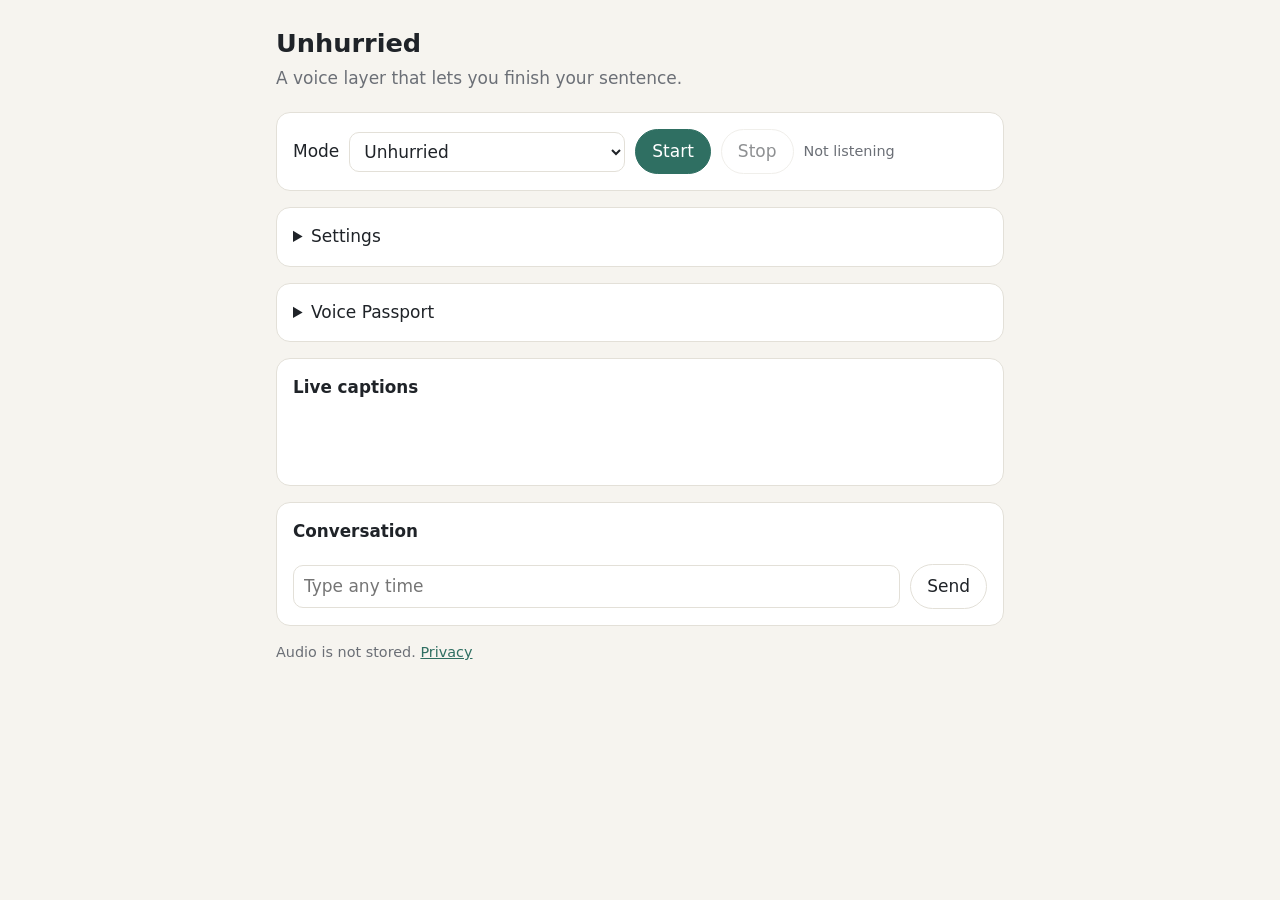
<file: web/index.html>
<!doctype html>
<html lang="en">
<head>
  <meta charset="utf-8">
  <meta name="viewport" content="width=device-width, initial-scale=1">
  <title>Unhurried</title>
  <link rel="stylesheet" href="/web/style.css">
</head>
<body>
<main>
  <h1>Unhurried</h1>
  <p class="sub">A voice layer that lets you finish your sentence.</p>

  <section class="card">
    <div class="row">
      <label for="mode">Mode</label>
      <select id="mode">
        <option value="unhurried">Unhurried</option>
        <option value="baseline">Baseline (normal voice bot)</option>
      </select>
      <button id="start" class="primary">Start</button>
      <button id="stop" disabled>Stop</button>
      <span id="status" class="status">Not listening</span>
    </div>
  </section>

  <details class="card">
    <summary>Settings</summary>
    <p class="row" style="margin-top:12px">
      <label for="words">Words to listen for</label>
      <input id="words" type="text" placeholder="names, places, comma separated">
    </p>
    <p class="muted">These words are sent to the speech service during a session to help it hear them.</p>
  </details>

  <details class="card" id="passport">
    <summary>Voice Passport</summary>
    <p class="muted">Your personal settings, encrypted in this browser with your passphrase.
      The server only stores the locked file and cannot read it. No audio, no scores.</p>
    <p id="pp-status" class="status"></p>
    <div class="row">
      <input id="pp-pass" type="password" placeholder="Passphrase" aria-label="Passphrase" autocomplete="current-password">
      <button id="pp-unlock" class="primary">Unlock</button>
      <button id="pp-lock">Lock</button>
    </div>
    <div class="row" style="margin-top:10px">
      <input id="pp-words" type="text" placeholder="My words: names, places" aria-label="My words">
      <button id="pp-save-words">Save words</button>
    </div>
    <div class="row" style="margin-top:10px">
      <label><input id="pp-show-cue" type="checkbox"> Show "Take your time"</label>
    </div>
    <div class="row" style="margin-top:10px">
      <button id="pp-export">Export</button>
      <label class="muted">Import <input id="pp-import" type="file" accept="application/json"></label>
      <button id="pp-delete">Delete everything</button>
    </div>
    <p id="pp-msg" class="muted" role="status"></p>
  </details>

  <section class="card">
    <h2>Live captions</h2>
    <div id="captions" class="captions"><span class="committed"></span> <span class="live"></span></div>
    <div id="cue" class="cue" role="status" aria-live="polite"><span class="dot"></span>Take your time</div>
  </section>

  <section id="confirm" class="card confirm" role="alertdialog" aria-live="assertive">
    <p id="confirm-text"></p>
    <div class="row">
      <button id="confirm-yes" class="primary">Yes</button>
      <button id="confirm-change">Change</button>
    </div>
  </section>

  <section class="card">
    <h2>Conversation</h2>
    <div id="chat" class="chat"></div>
    <div class="row" style="margin-top:12px">
      <input id="typed" type="text" placeholder="Type any time" aria-label="Type a message">
      <button id="send-typed">Send</button>
    </div>
  </section>

  <section id="suggestions" class="card" hidden>
    <h2>Suggestions for your settings</h2>
    <p class="muted">Based on this session. Nothing changes unless you approve it.</p>
    <div class="list"></div>
  </section>

  <p class="muted">Audio is not stored. <a href="/web/privacy.html">Privacy</a></p>
</main>
<script type="module" src="/web/app.js"></script>
<script type="module" src="/web/passport.js"></script>
</body>
</html>
</file>
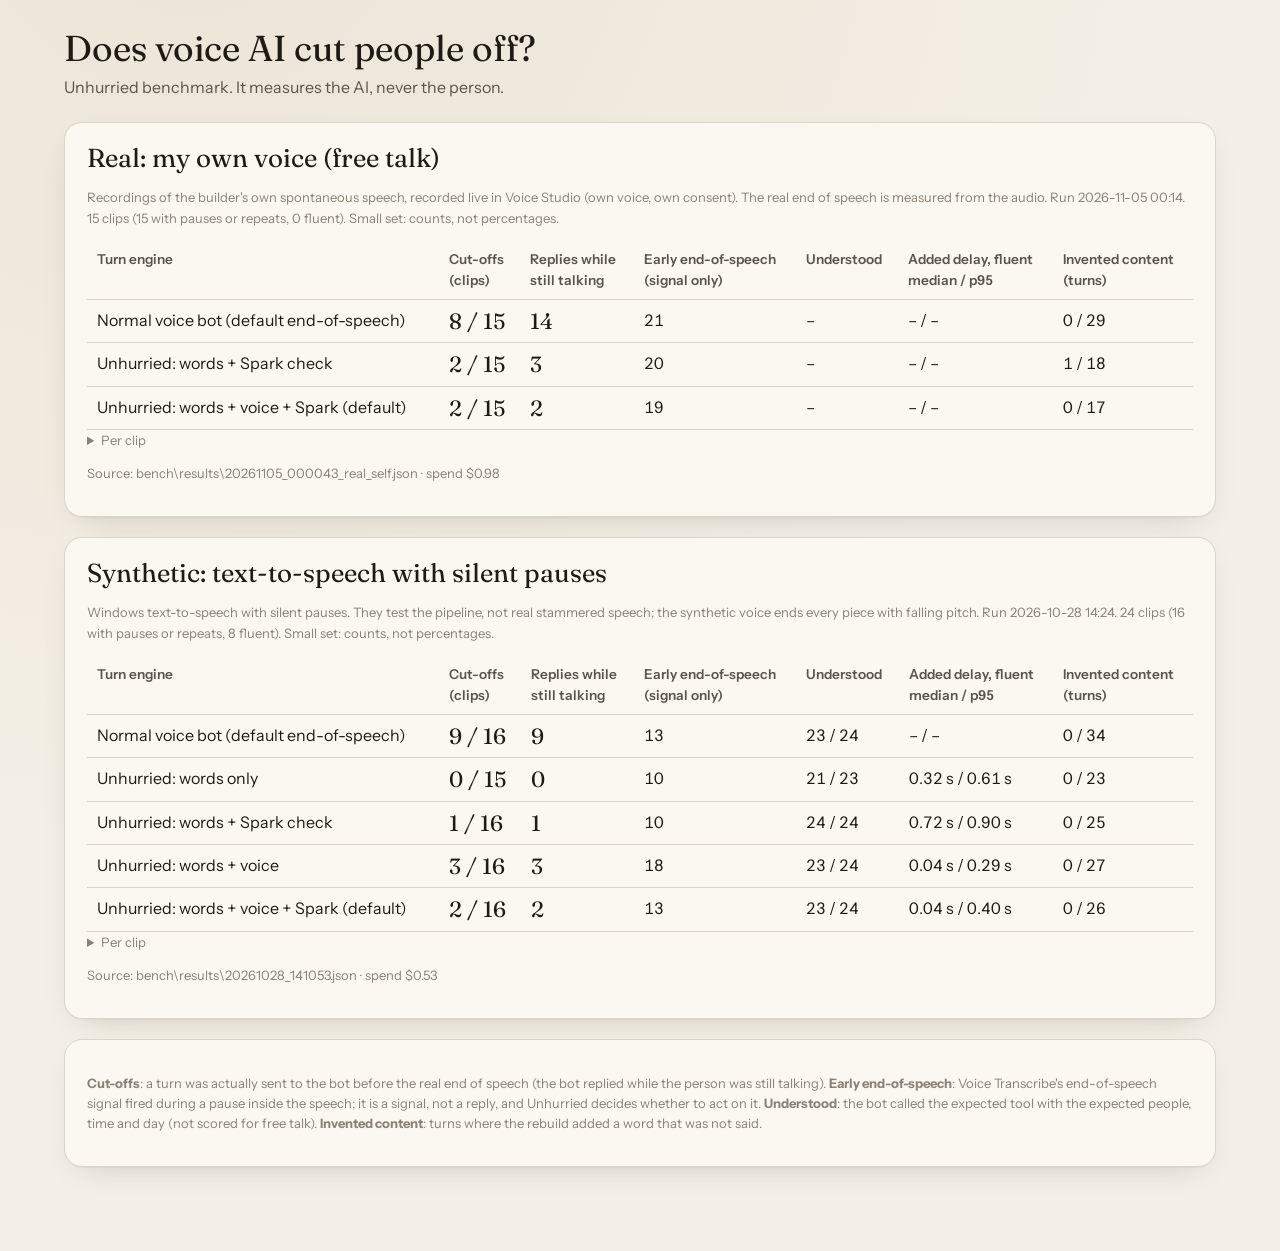
<file: bench/results.html>
<!doctype html><html lang="en"><head><meta charset="utf-8">
<meta name="viewport" content="width=device-width, initial-scale=1">
<title>Unhurried Results</title>
<link href="https://fonts.googleapis.com/css2?family=Fraunces:opsz,wght@9..144,400&family=Instrument+Sans:wght@400;600&display=swap" rel="stylesheet">
<style>
:root{--bg:#f4efe6;--card:#fbf8f2;--ink:#1e1b16;--muted:#5b544a;--line:#ddd4c3;--good:#4f6e4b;--bad:#b8532c}
@media (prefers-color-scheme:dark){:root{--bg:#16130f;--card:#211d17;--ink:#efe7da;--muted:#b9ae9d;--line:#383128;--good:#93b38d;--bad:#e07c55}}
body{margin:0;background:var(--bg);color:var(--ink);font:17px/1.55 "Instrument Sans","Segoe UI",system-ui,sans-serif}
main{max-width:1200px;margin:0 auto;padding:28px 24px 64px}
h1{font:400 36px/1.15 Fraunces,Georgia,serif;margin:0 0 6px}h2{font:400 26px/1.2 Fraunces,Georgia,serif;margin:0 0 10px}
.sub{color:var(--muted);margin:0 0 22px}
.card{background:var(--card);border:1px solid var(--line);border-radius:16px;padding:20px 22px;margin-bottom:20px;overflow-x:auto}
table{border-collapse:collapse;width:100%;font-variant-numeric:tabular-nums}
th,td{text-align:left;padding:8px 10px;border-bottom:1px solid var(--line);vertical-align:top}
th{font-weight:600;color:var(--muted);font-size:.85rem}
td.big{font:400 22px/1.2 Fraunces,Georgia,serif}
.cut{color:var(--bad);font-weight:600}.ok{color:var(--good)}.muted{color:var(--muted);font-size:.9rem}
body.demo{font-size:20px}body.demo h1{font-size:44px}body.demo .muted.src{display:none}
</style>
<link rel="stylesheet" href="/web/studio.css"></head>
<body data-demo-badge="Results file" data-demo-start="Benchmark · same audio through every setup · numbers from bench/results/">
<script type="module" src="/web/demo-mode.js"></script><main>
<script>if (new URLSearchParams(location.search).get("demo") === "1") document.body.classList.add("demo");</script>
<h1>Does voice AI cut people off?</h1>
<p class="sub">Unhurried benchmark. It measures the AI, never the person.</p>
<section class="card"><h2>Real: my own voice (free talk)</h2>
<p class=muted>Recordings of the builder's own spontaneous speech, recorded live in Voice Studio (own voice, own consent). The real end of speech is measured from the audio. Run 2026-11-05 00:14. 15 clips
(15 with pauses or repeats, 0 fluent). Small set: counts, not percentages.</p>
<table><tr><th>Turn engine</th><th>Cut-offs<br>(clips)</th><th>Replies while<br>still talking</th><th>Early end-of-speech<br>(signal only)</th><th>Understood</th><th>Added delay, fluent<br>median / p95</th><th>Invented content<br>(turns)</th></tr><tr><td>Normal voice bot (default end-of-speech)</td><td class=big>8 / 15</td><td class=big>14</td><td>21</td><td>–</td><td>– / –</td><td>0 / 29</td></tr><tr><td>Unhurried: words + Spark check</td><td class=big>2 / 15</td><td class=big>3</td><td>20</td><td>–</td><td>– / –</td><td>1 / 18</td></tr><tr><td>Unhurried: words + voice + Spark (default)</td><td class=big>2 / 15</td><td class=big>2</td><td>19</td><td>–</td><td>– / –</td><td>0 / 17</td></tr></table>
<details><summary class=muted>Per clip</summary><table><tr><th>Clip</th><th>Kind</th><th>Normal voice bot (default end-of-speech)</th><th>Unhurried: words + Spark check</th><th>Unhurried: words + voice + Spark (default)</th></tr><tr><td>talk_01</td><td>talk</td><td><span class=cut>1 early</span> · 2 turn(s) · end delay 0.22 s</td><td><span class=ok>waited</span> · 1 turn(s) · end delay 0.78 s</td><td><span class=ok>waited</span> · 1 turn(s) · end delay 0.06 s</td></tr><tr><td>talk_02</td><td>talk</td><td><span class=ok>waited</span> · 1 turn(s) · end delay 1.04 s</td><td><span class=ok>waited</span> · 1 turn(s) · end delay 6.00 s</td><td><span class=ok>waited</span> · 1 turn(s) · end delay 6.00 s</td></tr><tr><td>talk_03</td><td>talk</td><td><span class=cut>1 early</span> · 2 turn(s) · end delay 0.70 s</td><td><span class=ok>waited</span> · 1 turn(s) · end delay 1.42 s</td><td><span class=ok>waited</span> · 1 turn(s) · end delay 1.58 s</td></tr><tr><td>talk_04</td><td>talk</td><td><span class=ok>waited</span> · 1 turn(s) · end delay 0.98 s</td><td><span class=ok>waited</span> · 1 turn(s) · end delay 1.54 s</td><td><span class=ok>waited</span> · 1 turn(s) · end delay 1.54 s</td></tr><tr><td>talk_05</td><td>talk</td><td><span class=cut>2 early</span> · 3 turn(s) · end delay 0.54 s</td><td><span class=ok>waited</span> · 1 turn(s) · end delay 1.34 s</td><td><span class=cut>1 early</span> · 2 turn(s) · end delay 0.70 s</td></tr><tr><td>talk_06</td><td>talk</td><td><span class=ok>waited</span> · 1 turn(s) · end delay 0.50 s</td><td><span class=ok>waited</span> · 1 turn(s) · end delay 1.22 s</td><td><span class=ok>waited</span> · 1 turn(s) · end delay 0.50 s</td></tr><tr><td>talk_07</td><td>talk</td><td><span class=cut>1 early</span> · 2 turn(s) · end delay -0.04 s</td><td><span class=ok>waited</span> · 1 turn(s) · end delay 0.68 s</td><td><span class=ok>waited</span> · 1 turn(s) · end delay 0.12 s</td></tr><tr><td>talk_08</td><td>talk</td><td><span class=ok>waited</span> · 1 turn(s) · end delay 0.46 s</td><td><span class=ok>waited</span> · 1 turn(s) · end delay 0.94 s</td><td><span class=ok>waited</span> · 1 turn(s) · end delay 0.22 s</td></tr><tr><td>talk_09</td><td>talk</td><td><span class=cut>1 early</span> · 2 turn(s) · end delay 2.32 s</td><td><span class=ok>waited</span> · 1 turn(s) · end delay 2.88 s</td><td><span class=ok>waited</span> · 1 turn(s) · end delay 0.72 s</td></tr><tr><td>talk_10</td><td>talk</td><td><span class=cut>2 early</span> · 3 turn(s) · end delay 0.58 s</td><td><span class=ok>waited</span> · 1 turn(s) · end delay 1.30 s</td><td><span class=ok>waited</span> · 1 turn(s) · end delay 1.22 s</td></tr><tr><td>talk_11</td><td>talk</td><td><span class=ok>waited</span> · 1 turn(s) · end delay 0.56 s</td><td><span class=ok>waited</span> · 1 turn(s) · end delay 1.44 s</td><td><span class=ok>waited</span> · 1 turn(s) · end delay 6.00 s</td></tr><tr><td>talk_12</td><td>talk</td><td><span class=cut>3 early</span> · 4 turn(s) · end delay 0.46 s</td><td><span class=cut>2 early</span> · 3 turn(s) · end delay 1.26 s</td><td><span class=cut>1 early</span> · 2 turn(s) · end delay 1.34 s</td></tr><tr><td>talk_13</td><td>talk</td><td><span class=cut>3 early</span> · 4 turn(s) · end delay 0.56 s</td><td><span class=cut>1 early</span> · 2 turn(s) · end delay 1.28 s</td><td><span class=ok>waited</span> · 1 turn(s) · end delay 1.52 s</td></tr><tr><td>talk_14</td><td>talk</td><td><span class=ok>waited</span> · 1 turn(s) · end delay 0.32 s</td><td><span class=ok>waited</span> · 1 turn(s) · end delay 1.04 s</td><td><span class=ok>waited</span> · 1 turn(s) · end delay 6.00 s</td></tr><tr><td>talk_15</td><td>talk</td><td><span class=ok>waited</span> · 1 turn(s) · end delay 0.72 s</td><td><span class=ok>waited</span> · 1 turn(s) · end delay 1.44 s</td><td><span class=ok>waited</span> · 1 turn(s) · end delay 6.08 s</td></tr></table></details>
<p class="muted src">Source: bench\results\20261105_000043_real_self.json · spend $0.98</p></section><section class="card"><h2>Synthetic: text-to-speech with silent pauses</h2>
<p class=muted>Windows text-to-speech with silent pauses. They test the pipeline, not real stammered speech; the synthetic voice ends every piece with falling pitch. Run 2026-10-28 14:24. 24 clips
(16 with pauses or repeats, 8 fluent). Small set: counts, not percentages.</p>
<table><tr><th>Turn engine</th><th>Cut-offs<br>(clips)</th><th>Replies while<br>still talking</th><th>Early end-of-speech<br>(signal only)</th><th>Understood</th><th>Added delay, fluent<br>median / p95</th><th>Invented content<br>(turns)</th></tr><tr><td>Normal voice bot (default end-of-speech)</td><td class=big>9 / 16</td><td class=big>9</td><td>13</td><td>23 / 24</td><td>– / –</td><td>0 / 34</td></tr><tr><td>Unhurried: words only</td><td class=big>0 / 15</td><td class=big>0</td><td>10</td><td>21 / 23</td><td>0.32 s / 0.61 s</td><td>0 / 23</td></tr><tr><td>Unhurried: words + Spark check</td><td class=big>1 / 16</td><td class=big>1</td><td>10</td><td>24 / 24</td><td>0.72 s / 0.90 s</td><td>0 / 25</td></tr><tr><td>Unhurried: words + voice</td><td class=big>3 / 16</td><td class=big>3</td><td>18</td><td>23 / 24</td><td>0.04 s / 0.29 s</td><td>0 / 27</td></tr><tr><td>Unhurried: words + voice + Spark (default)</td><td class=big>2 / 16</td><td class=big>2</td><td>13</td><td>23 / 24</td><td>0.04 s / 0.40 s</td><td>0 / 26</td></tr></table>
<details><summary class=muted>Per clip</summary><table><tr><th>Clip</th><th>Kind</th><th>Normal voice bot (default end-of-speech)</th><th>Unhurried: words only</th><th>Unhurried: words + Spark check</th><th>Unhurried: words + voice</th><th>Unhurried: words + voice + Spark (default)</th></tr><tr><td>syn_01</td><td>stammer</td><td><span class=ok>waited</span> · 1 turn(s) · end delay 0.90 s</td><td><span class=ok>waited</span> · 1 turn(s) · end delay 0.90 s</td><td><span class=ok>waited</span> · 1 turn(s) · end delay 1.38 s</td><td><span class=ok>waited</span> · 1 turn(s) · end delay 0.82 s</td><td><span class=ok>waited</span> · 1 turn(s) · end delay 0.50 s</td></tr><tr><td>syn_02</td><td>stammer</td><td><span class=cut>1 early</span> · 2 turn(s) · end delay 0.46 s</td><td><span class=ok>waited</span> · 1 turn(s) · end delay 1.10 s</td><td><span class=ok>waited</span> · 1 turn(s) · end delay 1.42 s</td><td><span class=ok>waited</span> · 1 turn(s) · end delay 0.54 s</td><td><span class=ok>waited</span> · 1 turn(s) · end delay 1.34 s</td></tr><tr><td>syn_03</td><td>stammer</td><td><span class=ok>waited</span> · 1 turn(s) · end delay 1.63 s</td><td><span class=ok>waited</span> · 1 turn(s) · end delay 1.79 s</td><td><span class=ok>waited</span> · 1 turn(s) · end delay 1.95 s</td><td><span class=ok>waited</span> · 1 turn(s) · end delay 1.07 s</td><td><span class=ok>waited</span> · 1 turn(s) · end delay 1.07 s</td></tr><tr><td>syn_04</td><td>stammer</td><td><span class=ok>waited</span> · 2 turn(s) · end delay 6.11 s</td><td><span class=ok>waited</span> · 1 turn(s) · end delay 7.07 s</td><td><span class=ok>waited</span> · 1 turn(s) · end delay 5.55 s</td><td><span class=ok>waited</span> · 1 turn(s) · end delay 1.31 s</td><td><span class=ok>waited</span> · 1 turn(s) · end delay 1.31 s</td></tr><tr><td>syn_05</td><td>stammer</td><td><span class=ok>waited</span> · 1 turn(s) · end delay 2.03 s</td><td><span class=ok>waited</span> · 1 turn(s) · end delay 1.79 s</td><td><span class=ok>waited</span> · 1 turn(s) · end delay 5.23 s</td><td><span class=ok>waited</span> · 1 turn(s) · end delay 1.55 s</td><td><span class=ok>waited</span> · 1 turn(s) · end delay 6.03 s</td></tr><tr><td>syn_06</td><td>stammer</td><td><span class=ok>waited</span> · 1 turn(s) · end delay 2.45 s</td><td><span class=ok>waited</span> · 1 turn(s) · end delay 1.73 s</td><td><span class=ok>waited</span> · 1 turn(s) · end delay 2.05 s</td><td><span class=cut>1 early</span> · 2 turn(s) · end delay 1.57 s</td><td><span class=cut>1 early</span> · 2 turn(s) · end delay 1.25 s</td></tr><tr><td>syn_07</td><td>stammer</td><td><span class=cut>1 early</span> · 2 turn(s) · end delay 1.24 s</td><td><span class=ok>waited</span> · 1 turn(s) · end delay 1.64 s</td><td><span class=ok>waited</span> · 1 turn(s) · end delay 2.12 s</td><td><span class=ok>waited</span> · 1 turn(s) · end delay 1.56 s</td><td><span class=ok>waited</span> · 1 turn(s) · end delay 1.32 s</td></tr><tr><td>syn_08</td><td>stammer</td><td><span class=cut>1 early</span> · 2 turn(s) · end delay 1.45 s</td><td><span class=ok>waited</span> · 1 turn(s) · end delay 1.37 s</td><td><span class=ok>waited</span> · 1 turn(s) · end delay 1.61 s</td><td><span class=cut>1 early</span> · 2 turn(s) · end delay 0.65 s</td><td><span class=ok>waited</span> · 1 turn(s) · end delay 0.65 s</td></tr><tr><td>syn_09</td><td>stammer</td><td><span class=cut>1 early</span> · 2 turn(s) · end delay 1.04 s</td><td class=muted>failed</td><td><span class=ok>waited</span> · 1 turn(s) · end delay 3.52 s</td><td><span class=ok>waited</span> · 1 turn(s) · end delay 2.16 s</td><td><span class=ok>waited</span> · 1 turn(s) · end delay 2.32 s</td></tr><tr><td>syn_10</td><td>stammer</td><td><span class=cut>1 early</span> · 2 turn(s) · end delay 0.76 s</td><td><span class=ok>waited</span> · 1 turn(s) · end delay 1.24 s</td><td><span class=ok>waited</span> · 1 turn(s) · end delay 1.56 s</td><td><span class=ok>waited</span> · 1 turn(s) · end delay 0.76 s</td><td><span class=ok>waited</span> · 1 turn(s) · end delay 0.68 s</td></tr><tr><td>syn_11</td><td>stammer</td><td><span class=cut>1 early</span> · 2 turn(s) · end delay 0.42 s</td><td><span class=ok>waited</span> · 1 turn(s) · end delay 1.30 s</td><td><span class=cut>1 early</span> · 2 turn(s) · end delay 1.62 s</td><td><span class=cut>1 early</span> · 2 turn(s) · end delay 0.50 s</td><td><span class=cut>1 early</span> · 2 turn(s) · end delay 0.58 s</td></tr><tr><td>syn_12</td><td>stammer</td><td><span class=ok>waited</span> · 1 turn(s) · end delay 0.78 s</td><td><span class=ok>waited</span> · 1 turn(s) · end delay 1.10 s</td><td><span class=ok>waited</span> · 1 turn(s) · end delay 1.42 s</td><td><span class=ok>waited</span> · 1 turn(s) · end delay 5.98 s</td><td><span class=ok>waited</span> · 1 turn(s) · end delay 5.98 s</td></tr><tr><td>syn_13</td><td>stammer</td><td><span class=cut>1 early</span> · 2 turn(s) · end delay 0.88 s</td><td><span class=ok>waited</span> · 1 turn(s) · end delay 1.20 s</td><td><span class=ok>waited</span> · 1 turn(s) · end delay 1.60 s</td><td><span class=ok>waited</span> · 1 turn(s) · end delay 0.72 s</td><td><span class=ok>waited</span> · 1 turn(s) · end delay 0.96 s</td></tr><tr><td>syn_14</td><td>stammer</td><td><span class=cut>1 early</span> · 2 turn(s) · end delay 1.05 s</td><td><span class=ok>waited</span> · 1 turn(s) · end delay 0.97 s</td><td><span class=ok>waited</span> · 1 turn(s) · end delay 1.61 s</td><td><span class=ok>waited</span> · 1 turn(s) · end delay 0.57 s</td><td><span class=ok>waited</span> · 1 turn(s) · end delay 0.89 s</td></tr><tr><td>syn_15</td><td>stammer</td><td><span class=ok>waited</span> · 1 turn(s) · end delay 3.84 s</td><td><span class=ok>waited</span> · 1 turn(s) · end delay 4.32 s</td><td><span class=ok>waited</span> · 1 turn(s) · end delay 3.84 s</td><td><span class=ok>waited</span> · 1 turn(s) · end delay 0.72 s</td><td><span class=ok>waited</span> · 1 turn(s) · end delay 0.88 s</td></tr><tr><td>syn_16</td><td>stammer</td><td><span class=cut>1 early</span> · 2 turn(s) · end delay 0.77 s</td><td><span class=ok>waited</span> · 1 turn(s) · end delay 1.01 s</td><td><span class=ok>waited</span> · 1 turn(s) · end delay 1.57 s</td><td><span class=ok>waited</span> · 1 turn(s) · end delay 0.61 s</td><td><span class=ok>waited</span> · 1 turn(s) · end delay 1.09 s</td></tr><tr><td>syn_17</td><td>fluent</td><td><span class=ok>waited</span> · 1 turn(s) · end delay 1.17 s</td><td><span class=ok>waited</span> · 1 turn(s) · end delay 1.25 s</td><td><span class=ok>waited</span> · 1 turn(s) · end delay 1.65 s</td><td><span class=ok>waited</span> · 1 turn(s) · end delay 1.09 s</td><td><span class=ok>waited</span> · 1 turn(s) · end delay 1.01 s</td></tr><tr><td>syn_18</td><td>fluent</td><td><span class=ok>waited</span> · 1 turn(s) · end delay 0.76 s</td><td><span class=ok>waited</span> · 1 turn(s) · end delay 1.16 s</td><td><span class=ok>waited</span> · 1 turn(s) · end delay 1.48 s</td><td><span class=ok>waited</span> · 1 turn(s) · end delay 0.68 s</td><td><span class=ok>waited</span> · 1 turn(s) · end delay 0.76 s</td></tr><tr><td>syn_19</td><td>fluent</td><td><span class=ok>waited</span> · 1 turn(s) · end delay 0.93 s</td><td><span class=ok>waited</span> · 1 turn(s) · end delay 1.25 s</td><td><span class=ok>waited</span> · 1 turn(s) · end delay 1.89 s</td><td><span class=ok>waited</span> · 1 turn(s) · end delay 1.01 s</td><td><span class=ok>waited</span> · 1 turn(s) · end delay 1.01 s</td></tr><tr><td>syn_20</td><td>fluent</td><td><span class=ok>waited</span> · 1 turn(s) · end delay 0.87 s</td><td><span class=ok>waited</span> · 1 turn(s) · end delay 1.43 s</td><td><span class=ok>waited</span> · 1 turn(s) · end delay 1.67 s</td><td><span class=ok>waited</span> · 1 turn(s) · end delay 0.95 s</td><td><span class=ok>waited</span> · 1 turn(s) · end delay 0.79 s</td></tr><tr><td>syn_21</td><td>fluent</td><td><span class=ok>waited</span> · 1 turn(s) · end delay 1.12 s</td><td><span class=ok>waited</span> · 1 turn(s) · end delay 1.44 s</td><td><span class=ok>waited</span> · 1 turn(s) · end delay 1.84 s</td><td><span class=ok>waited</span> · 1 turn(s) · end delay 0.96 s</td><td><span class=ok>waited</span> · 1 turn(s) · end delay 0.88 s</td></tr><tr><td>syn_22</td><td>fluent</td><td><span class=ok>waited</span> · 1 turn(s) · end delay 0.75 s</td><td><span class=ok>waited</span> · 1 turn(s) · end delay 1.39 s</td><td><span class=ok>waited</span> · 1 turn(s) · end delay 1.55 s</td><td><span class=ok>waited</span> · 1 turn(s) · end delay 0.75 s</td><td><span class=ok>waited</span> · 1 turn(s) · end delay 1.15 s</td></tr><tr><td>syn_23</td><td>fluent</td><td><span class=ok>waited</span> · 1 turn(s) · end delay 1.28 s</td><td><span class=ok>waited</span> · 1 turn(s) · end delay 1.36 s</td><td><span class=ok>waited</span> · 1 turn(s) · end delay 1.92 s</td><td><span class=ok>waited</span> · 1 turn(s) · end delay 1.68 s</td><td><span class=ok>waited</span> · 1 turn(s) · end delay 1.60 s</td></tr><tr><td>syn_24</td><td>fluent</td><td><span class=ok>waited</span> · 1 turn(s) · end delay 1.00 s</td><td><span class=ok>waited</span> · 1 turn(s) · end delay 0.92 s</td><td><span class=ok>waited</span> · 1 turn(s) · end delay 1.32 s</td><td><span class=ok>waited</span> · 1 turn(s) · end delay 1.08 s</td><td><span class=ok>waited</span> · 1 turn(s) · end delay 1.40 s</td></tr></table></details>
<p class="muted src">Source: bench\results\20261028_141053.json · spend $0.53</p></section>
<section class="card"><p class=muted><strong>Cut-offs</strong>: a turn was actually sent to the bot before
the real end of speech (the bot replied while the person was still talking). <strong>Early end-of-speech</strong>:
Voice Transcribe's end-of-speech signal fired during a pause inside the speech; it is a signal, not a reply,
and Unhurried decides whether to act on it. <strong>Understood</strong>: the bot called the expected tool with the
expected people, time and day (not scored for free talk). <strong>Invented content</strong>: turns where the
rebuild added a word that was not said.</p></section>
</main></body></html>
</file>
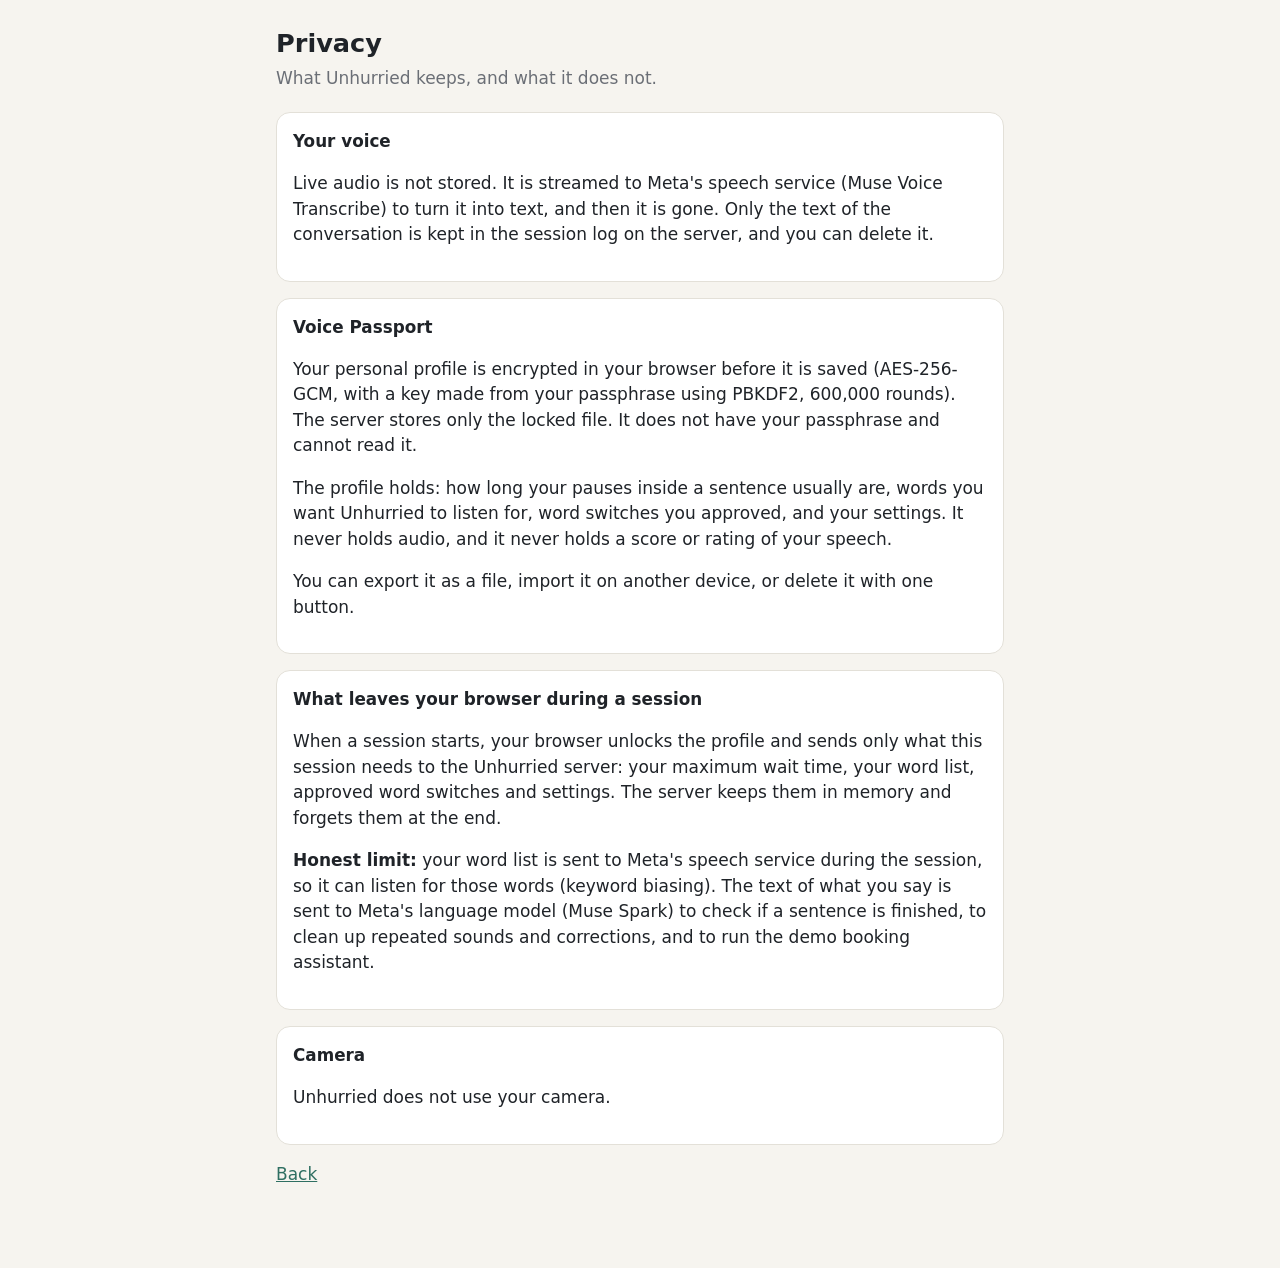
<file: web/privacy.html>
<!doctype html>
<html lang="en">
<head>
  <meta charset="utf-8">
  <meta name="viewport" content="width=device-width, initial-scale=1">
  <title>Unhurried Privacy</title>
  <link rel="stylesheet" href="/web/style.css">
</head>
<body>
<main>
  <h1>Privacy</h1>
  <p class="sub">What Unhurried keeps, and what it does not.</p>

  <section class="card">
    <h2>Your voice</h2>
    <p>Live audio is not stored. It is streamed to Meta's speech service (Muse Voice Transcribe)
      to turn it into text, and then it is gone. Only the text of the conversation is kept in the
      session log on the server, and you can delete it.</p>
  </section>

  <section class="card">
    <h2>Voice Passport</h2>
    <p>Your personal profile is encrypted in your browser before it is saved (AES-256-GCM, with a
      key made from your passphrase using PBKDF2, 600,000 rounds). The server stores only the
      locked file. It does not have your passphrase and cannot read it.</p>
    <p>The profile holds: how long your pauses inside a sentence usually are, words you want
      Unhurried to listen for, word switches you approved, and your settings. It never holds
      audio, and it never holds a score or rating of your speech.</p>
    <p>You can export it as a file, import it on another device, or delete it with one button.</p>
  </section>

  <section class="card">
    <h2>What leaves your browser during a session</h2>
    <p>When a session starts, your browser unlocks the profile and sends only what this session
      needs to the Unhurried server: your maximum wait time, your word list, approved word
      switches and settings. The server keeps them in memory and forgets them at the end.</p>
    <p><strong>Honest limit:</strong> your word list is sent to Meta's speech service during the
      session, so it can listen for those words (keyword biasing). The text of what you say is
      sent to Meta's language model (Muse Spark) to check if a sentence is finished, to clean up
      repeated sounds and corrections, and to run the demo booking assistant.</p>
  </section>

  <section class="card">
    <h2>Camera</h2>
    <p>Unhurried does not use your camera.</p>
  </section>

  <p><a href="/web/index.html">Back</a></p>
</main>
</body>
</html>
</file>
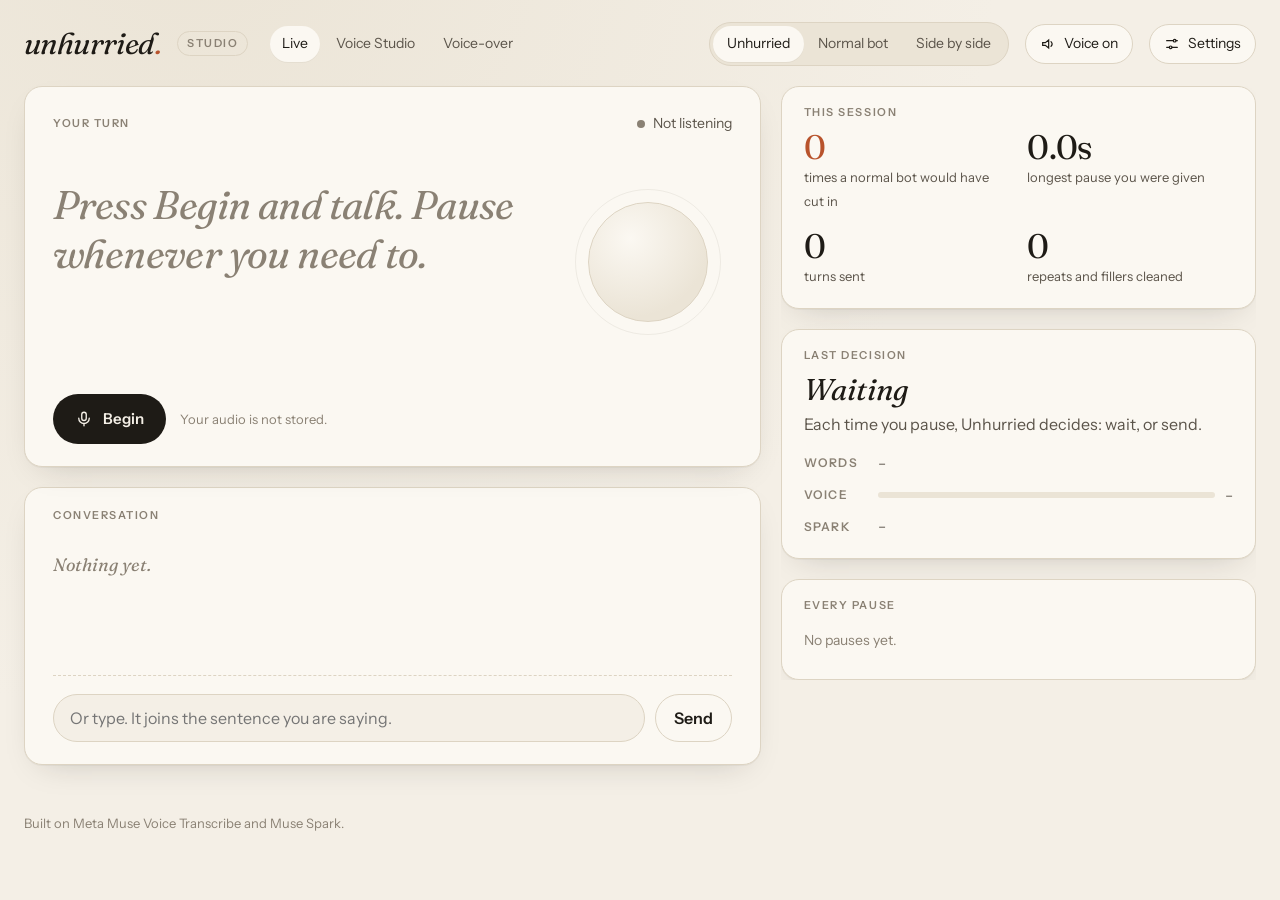
<file: web/studio.html>
<!doctype html>
<html lang="en">
<head>
  <meta charset="utf-8">
  <meta name="viewport" content="width=device-width, initial-scale=1">
  <title>Unhurried Studio</title>
  <meta name="description" content="Talk to a voice assistant that waits for you to finish.">
  <link rel="preconnect" href="https://fonts.googleapis.com">
  <link rel="preconnect" href="https://fonts.gstatic.com" crossorigin>
  <link href="https://fonts.googleapis.com/css2?family=Fraunces:ital,opsz,wght@0,9..144,300..500;1,9..144,300..500&family=Instrument+Sans:wght@400;500;600&display=swap" rel="stylesheet">
  <link rel="stylesheet" href="/web/studio.css">
  <link rel="stylesheet" href="/web/voice-studio.css">
</head>
<body data-demo-start="Turn engine · Muse Voice Transcribe + words + voice + Muse Spark 1.3">
<script type="module" src="/web/demo-mode.js"></script>

<header class="top">
  <h1 class="mark">unhurried<span>.</span></h1>
  <span class="tag">Studio</span>
  <nav class="nav" aria-label="Pages" style="margin-left:6px">
    <a href="/web/studio.html" aria-current="page">Live</a>
    <a href="/web/voice-studio.html">Voice Studio</a>
    <a href="/web/voice-over.html">Voice-over</a>
  </nav>
  <div class="spacer"></div>
  <div class="seg" role="group" aria-label="Mode">
    <button data-mode="unhurried" aria-pressed="true">Unhurried</button>
    <button data-mode="baseline" aria-pressed="false">Normal bot</button>
    <button data-mode="compare" aria-pressed="false">Side by side</button>
  </div>
  <button class="icon-btn" id="voice-toggle" aria-pressed="true" title="Speak the assistant's replies">
    <svg viewBox="0 0 24 24" fill="none" stroke="currentColor" stroke-width="1.8" stroke-linecap="round"><path d="M4 10v4h4l5 4V6L8 10H4z"/><path d="M16.5 8.5a5 5 0 0 1 0 7"/></svg>
    <span>Voice on</span>
  </button>
  <button class="icon-btn" id="open-settings" aria-haspopup="dialog">
    <svg viewBox="0 0 24 24" fill="none" stroke="currentColor" stroke-width="1.8" stroke-linecap="round"><path d="M4 7h10M18 7h2M4 17h4M12 17h8"/><circle cx="16" cy="7" r="2"/><circle cx="10" cy="17" r="2"/></svg>
    <span>Settings</span>
  </button>
</header>

<main class="studio">
  <div>
    <section class="card stage" aria-labelledby="stage-title">
      <div class="stage-head">
        <h2 id="stage-title" class="eyebrow" style="margin:0">Your turn</h2>
        <div class="spacer"></div>
        <span class="status" id="status" data-state="idle"><i></i><span>Not listening</span></span>
      </div>
      <div class="stage-body">
        <div>
          <p class="caption" id="caption" aria-live="polite">
            <span class="hint">Press Begin and talk. Pause whenever you need to.</span>
          </p>
          <p class="cue" id="cue" role="status">Take your time.</p>
        </div>
        <div class="orb-wrap" aria-hidden="true"><div class="orb idle" id="orb"></div></div>
      </div>
      <div class="confirm" id="confirm" role="alertdialog" aria-labelledby="confirm-text">
        <p id="confirm-text"></p>
        <div class="row">
          <button class="btn solid" id="confirm-yes">Yes</button>
          <button class="btn" id="confirm-change">Change</button>
        </div>
      </div>
      <div class="stage-foot">
        <button class="begin" id="begin">
          <svg viewBox="0 0 24 24" fill="none" stroke="currentColor" stroke-width="1.8" stroke-linecap="round"><rect x="9" y="3" width="6" height="11" rx="3"/><path d="M5 11a7 7 0 0 0 14 0M12 18v3"/></svg>
          <span>Begin</span>
        </button>
        <span class="note" id="note">Your audio is not stored.</span>
      </div>
    </section>

    <section class="card convo" aria-labelledby="convo-title">
      <h2 id="convo-title" class="eyebrow">Conversation</h2>
      <div class="lines" id="lines"><p class="empty">Nothing yet.</p></div>
      <form class="type-bar" id="type-form">
        <label for="typed" class="sr-only">Type a message</label>
        <input id="typed" type="text" placeholder="Or type. It joins the sentence you are saying." autocomplete="off">
        <button class="btn" type="submit">Send</button>
      </form>
    </section>
  </div>

  <aside class="side" aria-label="Inspector">
    <section class="card panel" aria-labelledby="stats-title">
      <h2 id="stats-title" class="eyebrow">This session</h2>
      <div class="stats">
        <div class="stat accent"><b id="s-saved">0</b><span>times a normal bot would have cut in</span></div>
        <div class="stat"><b id="s-longest">0.0s</b><span>longest pause you were given</span></div>
        <div class="stat"><b id="s-turns">0</b><span>turns sent</span></div>
        <div class="stat"><b id="s-fixes">0</b><span>repeats and fillers cleaned</span></div>
      </div>
    </section>

    <section class="card panel compare" id="compare-panel" hidden aria-labelledby="compare-title">
      <h2 id="compare-title" class="eyebrow">What a normal bot heard</h2>
      <div class="lines" id="compare-lines"><p class="muted">Same microphone, default end-of-speech.</p></div>
    </section>

    <section class="card panel" aria-labelledby="last-title">
      <h2 id="last-title" class="eyebrow">Last decision</h2>
      <p class="verdict" id="verdict">Waiting</p>
      <p class="why" id="why">Each time you pause, Unhurried decides: wait, or send.</p>
      <div class="signals">
        <div class="sig"><span class="k">Words</span><span id="sig-words" class="v">–</span><span></span></div>
        <div class="sig"><span class="k">Voice</span><div class="bar"><i id="sig-sound-bar"></i></div><span id="sig-sound" class="v">–</span></div>
        <div class="sig"><span class="k">Spark</span><span id="sig-spark" class="v">–</span><span></span></div>
      </div>
    </section>

    <section class="card panel" aria-labelledby="tl-title">
      <h2 id="tl-title" class="eyebrow">Every pause</h2>
      <ol class="timeline" id="timeline"><li class="muted" style="display:block">No pauses yet.</li></ol>
    </section>

    <section class="card panel" id="suggestions" hidden aria-labelledby="sug-title">
      <h2 id="sug-title" class="eyebrow">Suggestions for your settings</h2>
      <p class="muted">Based on this session. Nothing changes unless you approve it.</p>
      <div class="list"></div>
    </section>
  </aside>
</main>

<dialog class="drawer" id="settings" aria-labelledby="settings-title">
  <button class="icon-btn close" id="close-settings">Close</button>
  <h2 id="settings-title">Settings</h2>
  <p class="muted">Changes apply when you press Begin.</p>

  <h3>Who you talk to</h3>
  <label for="bot">Assistant</label>
  <select id="bot">
    <option value="assistant">Talk about anything</option>
    <option value="booking">Book a table (demo with confirm step)</option>
  </select>

  <h3>How Unhurried listens</h3>
  <label for="engine">Turn engine</label>
  <select id="engine">
    <option value="words_sound_spark">Words + voice + Spark (default)</option>
    <option value="words_spark">Words + Spark check</option>
    <option value="words">Words only</option>
  </select>
  <label for="words">Words to listen for</label>
  <input id="words" type="text" placeholder="Names, places. Comma separated.">
  <p class="muted">Sent to the speech service during a session so it hears them.</p>

  <h3>Voice Passport</h3>
  <p class="muted">Your pause timing, words and settings, encrypted in this browser. The server stores only a locked file. No audio, no scores.</p>
  <p id="pp-status" class="muted"></p>
  <input id="pp-pass" type="password" placeholder="Passphrase (8+ characters)" aria-label="Passphrase" autocomplete="current-password">
  <div class="row"><button class="btn solid" id="pp-unlock">Unlock</button><button class="btn" id="pp-lock">Lock</button></div>
  <label for="pp-words" style="margin-top:14px">My words</label>
  <div class="row"><input id="pp-words" type="text" placeholder="Saved in the passport" style="flex:1"><button class="btn" id="pp-save-words">Save</button></div>
  <label><input id="pp-show-cue" type="checkbox"> Show "Take your time"</label>
  <div class="row" style="margin-top:10px">
    <button class="btn" id="pp-export">Export</button>
    <label class="btn" style="margin:0">Import<input id="pp-import" type="file" accept="application/json" class="sr-only"></label>
    <button class="btn" id="pp-delete">Delete everything</button>
  </div>
  <p id="pp-msg" class="muted" role="status"></p>

  <h3>About</h3>
  <p class="muted">Unhurried changes how the assistant listens. It never scores or rates speech.
    <a href="/web/privacy.html">Privacy</a> · <a href="/web/demo.html">Clip demo</a> · <a href="/bench/record.html">Record clips</a></p>
</dialog>

<footer class="foot">Built on Meta Muse Voice Transcribe and Muse Spark.</footer>
<script type="module" src="/web/studio.js"></script>
<script type="module" src="/web/passport.js"></script>
</body>
</html>
</file>
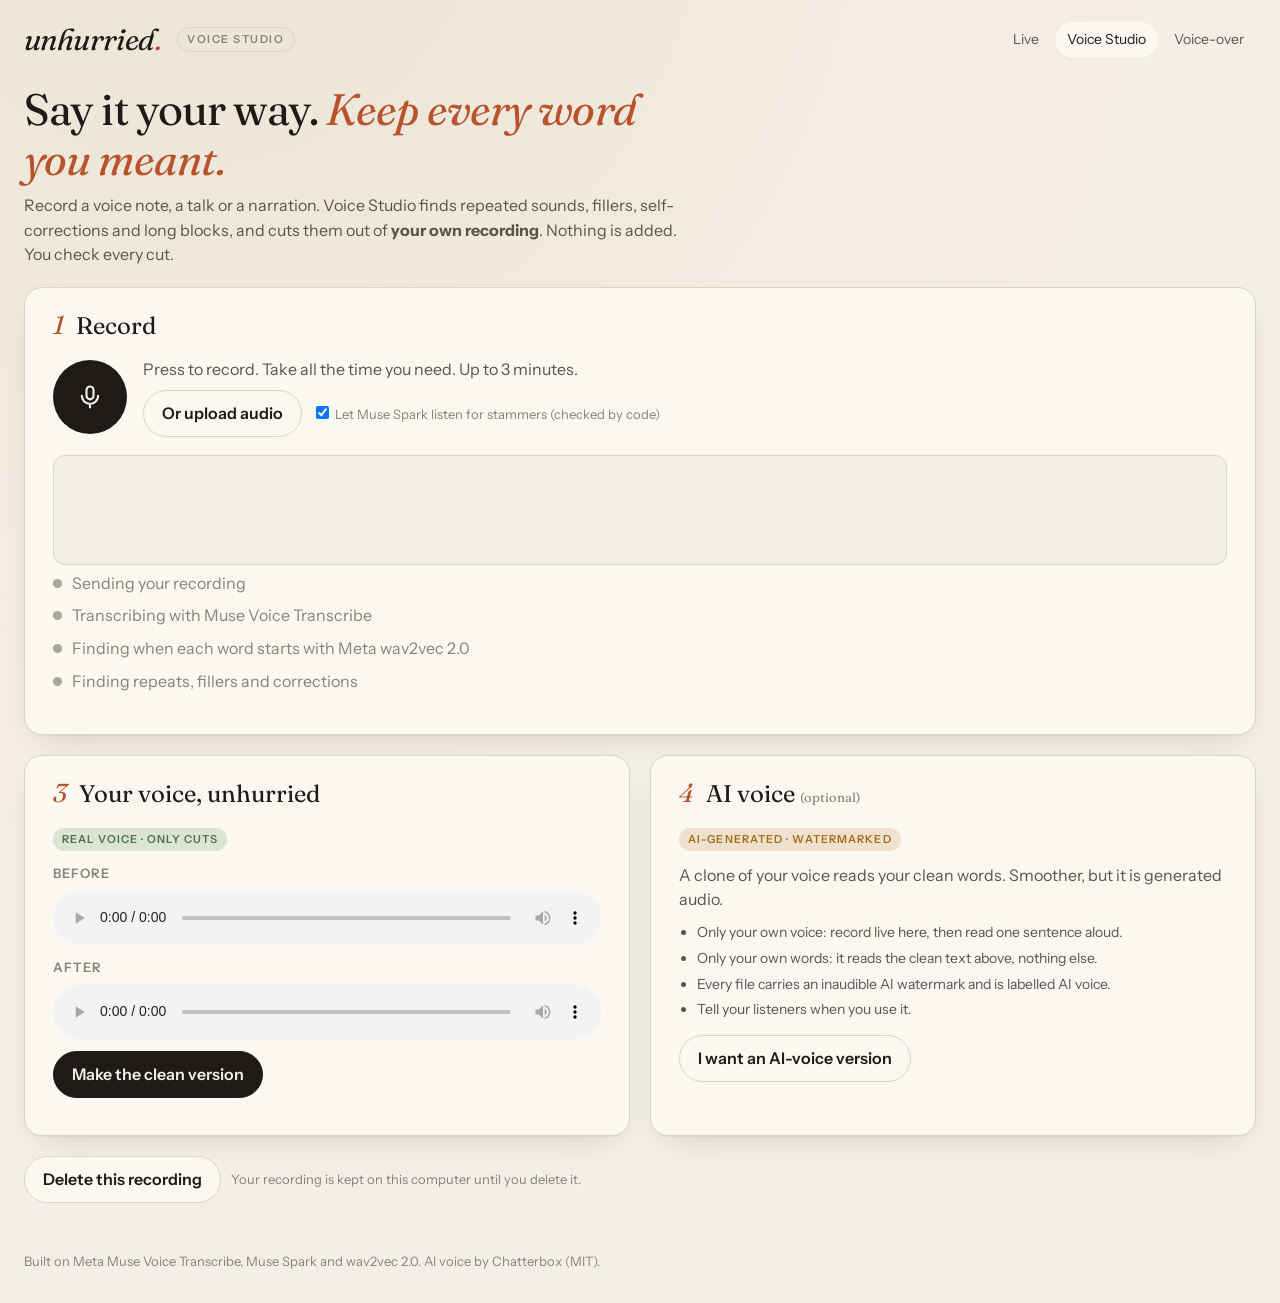
<file: web/voice-studio.html>
<!doctype html>
<html lang="en">
<head>
  <meta charset="utf-8">
  <meta name="viewport" content="width=device-width, initial-scale=1">
  <title>Unhurried Voice Studio</title>
  <meta name="description" content="Record yourself. Unhurried removes repeats, fillers and long blocks from your own voice.">
  <link rel="preconnect" href="https://fonts.googleapis.com">
  <link rel="preconnect" href="https://fonts.gstatic.com" crossorigin>
  <link href="https://fonts.googleapis.com/css2?family=Fraunces:ital,opsz,wght@0,9..144,300..500;1,9..144,300..500&family=Instrument+Sans:wght@400;500;600&display=swap" rel="stylesheet">
  <link rel="stylesheet" href="/web/studio.css">
  <link rel="stylesheet" href="/web/voice-studio.css">
</head>
<body data-demo-start="Voice Studio · Muse Spark 1.2 audio + wav2vec 2.0 alignment">
<script type="module" src="/web/demo-mode.js"></script>

<header class="top">
  <h1 class="mark">unhurried<span>.</span></h1>
  <span class="tag">Voice Studio</span>
  <div class="spacer"></div>
  <nav class="nav" aria-label="Pages">
    <a href="/web/studio.html">Live</a>
    <a href="/web/voice-studio.html" aria-current="page">Voice Studio</a>
    <a href="/web/voice-over.html">Voice-over</a>
  </nav>
</header>

<main class="vs">
  <section>
    <p class="lead">Say it your way. <em>Keep every word you meant.</em></p>
    <p class="sub">Record a voice note, a talk or a narration. Voice Studio finds repeated sounds, fillers,
      self-corrections and long blocks, and cuts them out of <strong>your own recording</strong>. Nothing is added.
      You check every cut.</p>
  </section>

  <section class="card step" aria-labelledby="s1">
    <div class="step-head"><span class="step-n">1</span><h2 id="s1">Record</h2></div>
    <div class="rec-row">
      <button class="rec" id="rec" aria-label="Start recording">
        <svg viewBox="0 0 24 24" fill="none" stroke="currentColor" stroke-width="1.8" stroke-linecap="round"><rect x="9" y="3" width="6" height="11" rx="3"/><path d="M5 11a7 7 0 0 0 14 0M12 18v3"/></svg>
      </button>
      <div>
        <div class="rec-hint" id="rec-hint">Press to record. Take all the time you need. Up to 3 minutes.</div>
        <div class="row" style="margin-top:8px">
          <label class="btn" style="margin:0">Or upload audio<input id="upload" type="file" accept="audio/*" class="sr-only"></label>
          <label class="muted"><input id="use-spark" type="checkbox" checked> Let Muse Spark listen for stammers (checked by code)</label>
        </div>
      </div>
    </div>
    <canvas class="wave" id="live-wave" width="1200" height="110" style="margin-top:18px" aria-hidden="true"></canvas>
    <ol class="progress" id="progress" hidden>
      <li data-k="up"><i></i>Sending your recording</li>
      <li data-k="tr"><i></i>Transcribing with Muse Voice Transcribe</li>
      <li data-k="al"><i></i>Finding when each word starts with Meta wav2vec 2.0</li>
      <li data-k="ed"><i></i>Finding repeats, fillers and corrections</li>
    </ol>
    <p class="err" id="err" role="alert"></p>
  </section>

  <section class="card step" id="review" hidden aria-labelledby="s2">
    <div class="step-head"><span class="step-n">2</span><h2 id="s2">Check every cut</h2>
      <div class="spacer"></div><span class="muted" id="summary"></span></div>
    <canvas class="wave" id="wave" width="1200" height="110" aria-label="Recording with cuts shaded. Click to play from a point."></canvas>
    <div class="editor">
      <div>
        <p class="muted" style="margin:14px 0 0">Tap a crossed-out part to keep it. Tap a word to cut it.
          <button class="said-btn" id="reanalyze" title="The model listens again; your own choices are kept">Listen again</button></p>
        <div class="words" id="words"></div>
        <div class="clean"><span class="eyebrow">Clean text</span><p id="clean-text"></p>
          <button class="said-btn" id="copy">Copy text</button></div>
      </div>
      <div>
        <h3 class="eyebrow" style="margin-top:16px">Cuts</h3>
        <ul class="edits" id="edits"></ul>
        <div id="rejected" hidden>
          <h3 class="eyebrow" style="margin-top:18px">Turned down by the checks</h3>
          <ul class="rules" id="rejected-list"></ul>
        </div>
      </div>
    </div>
  </section>

  <section class="outputs" id="outputs" hidden>
    <div class="card step" aria-labelledby="s3">
      <div class="step-head"><span class="step-n">3</span><h2 id="s3">Your voice, unhurried</h2></div>
      <span class="badge">Real voice · only cuts</span>
      <div class="player"><label>Before</label><audio id="a-orig" controls preload="none"></audio></div>
      <div class="player"><label>After</label><audio id="a-clean" controls preload="none"></audio></div>
      <div class="row">
        <button class="btn solid" id="render">Make the clean version</button>
        <a class="btn" id="dl-clean" hidden download>Download</a>
      </div>
      <p class="muted" id="render-note"></p>
    </div>

    <div class="card step" aria-labelledby="s4">
      <div class="step-head"><span class="step-n">4</span><h2 id="s4">AI voice <span class="muted">(optional)</span></h2></div>
      <span class="badge ai">AI-generated · watermarked</span>
      <p class="sub" style="margin-top:12px">A clone of your voice reads your clean words. Smoother, but it is generated audio.</p>
      <ul class="rules">
        <li>Only your own voice: record live here, then read one sentence aloud.</li>
        <li>Only your own words: it reads the clean text above, nothing else.</li>
        <li>Every file carries an inaudible AI watermark and is labelled AI voice.</li>
        <li>Tell your listeners when you use it.</li>
      </ul>
      <div id="clone-off" class="muted" hidden>Voice clone is not installed on this machine.</div>
      <div id="clone-on">
        <button class="btn" id="get-sentence">I want an AI-voice version</button>
        <div id="verify-box" hidden>
          <p class="muted">Read this aloud, then stop:</p>
          <p class="say" id="sentence"></p>
          <div class="row"><button class="btn solid" id="verify-rec">Record sentence</button><span id="verify-msg" class="muted" role="status"></span></div>
        </div>
        <div id="make-box" hidden>
          <button class="btn solid" id="make-clone">Make AI-voice version</button>
          <p class="muted" id="clone-msg" role="status"></p>
          <div class="player" id="clone-player" hidden><label>AI voice</label><audio id="a-clone" controls preload="none"></audio>
            <a class="btn" id="dl-clone" download>Download (AI voice)</a></div>
        </div>
      </div>
    </div>
  </section>

  <section class="row" id="danger" hidden>
    <button class="btn" id="delete">Delete this recording</button>
    <span class="muted">Your recording is kept on this computer until you delete it.</span>
  </section>
</main>
<footer class="foot">Built on Meta Muse Voice Transcribe, Muse Spark and wav2vec 2.0. AI voice by Chatterbox (MIT).</footer>
<script type="module" src="/web/voice-studio.js"></script>
</body>
</html>
</file>
<file: web/style.css>
:root {
  --bg: #f6f4ef; --card: #ffffff; --ink: #1f2328; --muted: #6b6f76; --line: #e3e0d8;
  --accent: #2f6f62; --accent-soft: #e3efec; --warn: #9a5b13; --warn-soft: #fbf0e1;
  --radius: 14px;
}
@media (prefers-color-scheme: dark) {
  :root {
    --bg: #15171a; --card: #1e2125; --ink: #e8e6e1; --muted: #9a9ea6; --line: #2e3237;
    --accent: #6fbfae; --accent-soft: #1f3330; --warn: #e2a65c; --warn-soft: #3a2c1a;
  }
}
* { box-sizing: border-box; }
body {
  margin: 0; background: var(--bg); color: var(--ink);
  font: 17px/1.5 system-ui, -apple-system, "Segoe UI", sans-serif;
}
main { max-width: 760px; margin: 0 auto; padding: 24px 16px 64px; }
h1 { font-size: 1.6rem; margin: 0 0 4px; }
h2 { font-size: 1.05rem; margin: 0 0 8px; }
.sub { color: var(--muted); margin: 0 0 20px; }
.card {
  background: var(--card); border: 1px solid var(--line); border-radius: var(--radius);
  padding: 16px; margin-bottom: 16px;
}
.row { display: flex; gap: 10px; flex-wrap: wrap; align-items: center; }
button {
  font: inherit; border: 1px solid var(--line); background: var(--card); color: var(--ink);
  padding: 9px 16px; border-radius: 999px; cursor: pointer;
}
button.primary { background: var(--accent); color: #fff; border-color: var(--accent); }
button:disabled { opacity: .5; cursor: default; }
select, input[type=text], input[type=password] {
  font: inherit; padding: 8px 10px; border-radius: 10px; border: 1px solid var(--line);
  background: var(--card); color: var(--ink);
}
input[type=text] { flex: 1; min-width: 0; }
.captions { min-height: 3em; font-size: 1.25rem; }
.captions .committed { color: var(--ink); }
.captions .live { color: var(--muted); }
.cue {
  display: none; color: var(--accent); background: var(--accent-soft);
  padding: 8px 14px; border-radius: 999px; width: fit-content;
}
.cue.on { display: inline-flex; gap: 8px; align-items: center; }
.cue .dot { width: 9px; height: 9px; border-radius: 50%; background: var(--accent);
  animation: breathe 2.4s ease-in-out infinite; }
@keyframes breathe { 0%, 100% { opacity: .25; transform: scale(.8); } 50% { opacity: 1; transform: scale(1.1); } }
@media (prefers-reduced-motion: reduce) { .cue .dot { animation: none; } }
.chat { display: flex; flex-direction: column; gap: 10px; }
.msg { padding: 10px 14px; border-radius: 12px; max-width: 90%; }
.msg.you { align-self: flex-end; background: var(--accent-soft); }
.msg.bot { align-self: flex-start; background: var(--bg); border: 1px solid var(--line); }
.msg .raw { display: none; color: var(--muted); font-size: .9rem; margin-top: 4px; }
.msg.show-raw .raw { display: block; }
.msg .toggle { font-size: .8rem; color: var(--muted); background: none; border: none; padding: 2px 0; }
.confirm { display: none; background: var(--warn-soft); border-color: var(--warn); }
.confirm.on { display: block; }
.muted { color: var(--muted); font-size: .9rem; }
.status { font-size: .9rem; color: var(--muted); }
a { color: var(--accent); }
</file>
<file: web/studio.css>
/* Unhurried Studio: warm paper, ink, clay. Calm, editorial, no timers. */
:root {
  --paper: #f4efe6; --paper-2: #ebe4d6; --card: #fbf8f2; --ink: #1e1b16; --ink-2: #5b544a;
  --ink-3: #8a8174; --line: #ddd4c3; --clay: #b8532c; --clay-soft: #f2dccd; --sage: #4f6e4b;
  --sage-soft: #dce5d4; --amber: #a86d17; --focus: #b8532c;
  --serif: "Fraunces", "Iowan Old Style", Georgia, serif;
  --sans: "Instrument Sans", "Segoe UI", system-ui, sans-serif;
  --radius: 18px; --shadow: 0 1px 0 rgba(30, 27, 22, .04), 0 12px 32px -18px rgba(30, 27, 22, .25);
}
@media (prefers-color-scheme: dark) {
  :root {
    --paper: #16130f; --paper-2: #1e1a15; --card: #211d17; --ink: #efe7da; --ink-2: #b9ae9d;
    --ink-3: #8a8072; --line: #383128; --clay: #e07c55; --clay-soft: #3a2519; --sage: #93b38d;
    --sage-soft: #213021; --amber: #d9a24c; --focus: #e07c55;
    --shadow: 0 1px 0 rgba(0, 0, 0, .3), 0 16px 40px -20px rgba(0, 0, 0, .7);
  }
}
* { box-sizing: border-box; }
html { -webkit-text-size-adjust: 100%; }
body {
  margin: 0; background: var(--paper); color: var(--ink);
  font: 16px/1.55 var(--sans); font-feature-settings: "ss01";
  background-image: radial-gradient(circle at 15% -10%, var(--paper-2), transparent 55%);
  min-height: 100vh;
}
button, input, select { font: inherit; color: inherit; }
:focus-visible { outline: 2px solid var(--focus); outline-offset: 3px; border-radius: 10px; }
.sr-only { position: absolute; width: 1px; height: 1px; overflow: hidden; clip: rect(0 0 0 0); white-space: nowrap; }

/* ---------- header ---------- */
.top {
  display: flex; align-items: center; gap: 16px; flex-wrap: wrap;
  max-width: 1280px; margin: 0 auto; padding: 22px 24px 8px;
}
.mark { font: italic 400 30px/1 var(--serif); letter-spacing: -.02em; margin: 0; }
.mark span { color: var(--clay); }
.tag {
  font: 600 11px/1 var(--sans); letter-spacing: .14em; text-transform: uppercase;
  color: var(--ink-3); border: 1px solid var(--line); padding: 6px 9px; border-radius: 999px;
}
.spacer { flex: 1; }
.seg { display: inline-flex; background: var(--paper-2); border: 1px solid var(--line); border-radius: 999px; padding: 3px; }
.seg button {
  border: 0; background: transparent; padding: 7px 14px; border-radius: 999px; cursor: pointer;
  color: var(--ink-2); font-size: 14px;
}
.seg button[aria-pressed="true"] { background: var(--card); color: var(--ink); box-shadow: var(--shadow); }
.seg button:disabled { cursor: default; opacity: .6; }
.icon-btn {
  display: inline-flex; align-items: center; gap: 8px; border: 1px solid var(--line);
  background: var(--card); padding: 8px 14px; border-radius: 999px; cursor: pointer; font-size: 14px;
}
.icon-btn svg { width: 16px; height: 16px; }

/* ---------- layout ---------- */
.studio {
  display: grid; grid-template-columns: minmax(0, 1.55fr) minmax(300px, 1fr); gap: 20px;
  max-width: 1280px; margin: 0 auto; padding: 12px 24px 48px;
}
@media (max-width: 920px) { .studio { grid-template-columns: 1fr; padding: 8px 16px 40px; } .top { padding: 18px 16px 6px; } }
.studio.side-by-side { grid-template-columns: minmax(300px, 1fr) minmax(0, 1.55fr); }
.studio.side-by-side .side { order: -1; }
@media (max-width: 920px) { .studio.side-by-side { grid-template-columns: 1fr; } }
.card { background: var(--card); border: 1px solid var(--line); border-radius: var(--radius); box-shadow: var(--shadow); }
.eyebrow { font: 600 11px/1 var(--sans); letter-spacing: .14em; text-transform: uppercase; color: var(--ink-3); margin: 0 0 12px; }

/* ---------- stage ---------- */
.stage { padding: 26px 28px 22px; position: relative; overflow: hidden; }
.stage-head { display: flex; align-items: center; gap: 10px; margin-bottom: 18px; }
.status { display: inline-flex; align-items: center; gap: 8px; color: var(--ink-2); font-size: 14px; }
.status i { width: 8px; height: 8px; border-radius: 50%; background: var(--ink-3); }
.status[data-state="live"] i { background: var(--sage); box-shadow: 0 0 0 4px var(--sage-soft); }
.status[data-state="held"] i { background: var(--clay); box-shadow: 0 0 0 4px var(--clay-soft); }
.stage-body { display: grid; grid-template-columns: 1fr auto; gap: 24px; align-items: center; min-height: 220px; }
@media (max-width: 620px) { .stage-body { grid-template-columns: 1fr; } .orb-wrap { justify-self: center; } }
.caption {
  font: 400 clamp(26px, 3.4vw, 40px)/1.22 var(--serif); letter-spacing: -.015em; margin: 0;
  min-height: 2.5em; text-wrap: pretty;
}
.caption .live { color: var(--ink-3); }
.caption .hint { color: var(--ink-3); font-style: italic; }
.cue {
  margin-top: 16px; font: italic 400 20px/1.3 var(--serif); color: var(--clay);
  opacity: 0; transform: translateY(4px); transition: opacity .6s ease, transform .6s ease;
}
.cue.on { opacity: 1; transform: none; }

.orb-wrap { width: 168px; height: 168px; display: grid; place-items: center; }
.orb {
  --level: 0; width: 120px; height: 120px; border-radius: 50%; position: relative;
  background: radial-gradient(circle at 35% 30%, var(--card), var(--paper-2) 70%);
  border: 1px solid var(--line);
  transform: scale(calc(1 + var(--level) * .28)); transition: transform .12s linear;
}
.orb::after {
  content: ""; position: absolute; inset: -14px; border-radius: 50%;
  border: 1.5px solid var(--sage); opacity: calc(.15 + var(--level) * .8);
}
.orb.held::after { border-color: var(--clay); animation: breathe 4.8s ease-in-out infinite; }
.orb.idle::after { opacity: .12; border-color: var(--ink-3); }
@keyframes breathe { 0%, 100% { transform: scale(.94); opacity: .25; } 50% { transform: scale(1.08); opacity: .7; } }
@media (prefers-reduced-motion: reduce) { .orb, .cue { transition: none; } .orb.held::after { animation: none; } }

.begin {
  display: inline-flex; align-items: center; gap: 10px; margin-top: 22px;
  border: 0; background: var(--ink); color: var(--paper); padding: 13px 22px; border-radius: 999px;
  cursor: pointer; font-weight: 600; font-size: 15px;
}
.begin svg { width: 18px; height: 18px; }
.begin.on { background: var(--clay); color: #fff; }
.stage-foot { display: flex; align-items: center; gap: 14px; flex-wrap: wrap; }
.stage-foot .note { color: var(--ink-3); font-size: 13px; margin-top: 22px; }

/* ---------- confirm ---------- */
.confirm {
  display: none; margin-top: 18px; padding: 18px 20px; border-radius: 16px;
  background: var(--clay-soft); border: 1px solid color-mix(in srgb, var(--clay) 35%, transparent);
}
.confirm.on { display: block; animation: rise .35s ease; }
@keyframes rise { from { opacity: 0; transform: translateY(6px); } to { opacity: 1; transform: none; } }
.confirm p { margin: 0 0 14px; font: 400 22px/1.3 var(--serif); }
.confirm .row { display: flex; gap: 10px; flex-wrap: wrap; }
.btn { border: 1px solid var(--line); background: var(--card); padding: 10px 18px; border-radius: 999px; cursor: pointer; font-weight: 600; }
.btn.solid { background: var(--ink); color: var(--paper); border-color: var(--ink); }

/* ---------- conversation ---------- */
.convo { padding: 22px 28px; margin-top: 20px; }
.lines { display: flex; flex-direction: column; gap: 18px; min-height: 120px; }
.empty { color: var(--ink-3); font-style: italic; font-family: var(--serif); font-size: 18px; }
.line { display: grid; grid-template-columns: 54px 1fr; gap: 14px; animation: rise .35s ease; }
.who { font: 600 11px/2.2 var(--sans); letter-spacing: .14em; text-transform: uppercase; color: var(--ink-3); }
.line.you .text { font: 400 21px/1.4 var(--serif); }
.line.bot .text { color: var(--ink-2); font-size: 16px; }
.meta { display: flex; flex-wrap: wrap; gap: 6px; margin-top: 8px; align-items: center; }
.chip { font-size: 12.5px; padding: 3px 10px; border-radius: 999px; background: var(--paper-2); color: var(--ink-2); border: 1px solid var(--line); }
.chip.fix s { color: var(--ink-3); }
.chip.sent { background: var(--sage-soft); color: var(--sage); border-color: transparent; }
.chip.warn { background: var(--clay-soft); color: var(--clay); border-color: transparent; }
.said-btn { border: 0; background: none; padding: 3px 4px; color: var(--ink-3); font-size: 12.5px; cursor: pointer; text-decoration: underline; text-underline-offset: 3px; }
.said { display: none; margin-top: 6px; color: var(--ink-3); font-size: 14px; }
.line.show-said .said { display: block; }
.type-bar { display: flex; gap: 10px; margin-top: 22px; padding-top: 18px; border-top: 1px dashed var(--line); }
.type-bar input {
  flex: 1; min-width: 0; border: 1px solid var(--line); background: var(--paper); border-radius: 999px;
  padding: 11px 16px;
}

/* ---------- inspector ---------- */
.side { display: flex; flex-direction: column; gap: 20px; }
@media (min-width: 921px) { .side { position: sticky; top: 16px; align-self: start; max-height: calc(100vh - 32px); overflow: auto; } }
.panel { padding: 20px 22px; }
.stats { display: grid; grid-template-columns: 1fr 1fr; gap: 16px 18px; }
.stat b { display: block; font: 400 34px/1 var(--serif); letter-spacing: -.02em; }
.stat span { font-size: 13px; color: var(--ink-2); }
.stat.accent b { color: var(--clay); }
.verdict { font: italic 400 30px/1.1 var(--serif); margin: 0 0 6px; }
.verdict.held { color: var(--clay); }
.verdict.sent { color: var(--sage); }
.why { color: var(--ink-2); margin: 0 0 16px; min-height: 1.5em; }
.signals { display: grid; gap: 10px; }
.sig { display: grid; grid-template-columns: 64px 1fr auto; gap: 10px; align-items: center; font-size: 14px; }
.sig .k { color: var(--ink-3); font-size: 12px; letter-spacing: .1em; text-transform: uppercase; font-weight: 600; }
.bar { height: 6px; border-radius: 99px; background: var(--paper-2); overflow: hidden; }
.bar i { display: block; height: 100%; width: 0; background: var(--sage); border-radius: 99px; transition: width .4s ease; }
.sig .v { color: var(--ink-2); font-variant-numeric: tabular-nums; }
.timeline { list-style: none; margin: 0; padding: 0; display: flex; flex-direction: column; gap: 2px; max-height: 300px; overflow: auto; }
.timeline li { display: grid; grid-template-columns: 10px 1fr auto; gap: 10px; align-items: baseline; padding: 7px 0; border-bottom: 1px solid var(--line); font-size: 14px; }
.timeline li:last-child { border-bottom: 0; }
.timeline .dot { width: 8px; height: 8px; border-radius: 50%; background: var(--sage); transform: translateY(-1px); }
.timeline .hold .dot { background: var(--clay); }
.timeline .t { color: var(--ink-3); font-variant-numeric: tabular-nums; font-size: 12.5px; }
.muted { color: var(--ink-3); font-size: 13px; }
.compare .lines { gap: 10px; min-height: 0; }
.compare .line { grid-template-columns: 1fr; }
.compare .line.you .text { font-size: 17px; }
.cut { color: var(--clay); font-weight: 600; font-size: 12.5px; }

/* ---------- settings drawer ---------- */
dialog.drawer {
  margin: 0 0 0 auto; height: 100vh; max-height: 100vh; width: min(440px, 100vw); border: 0;
  border-left: 1px solid var(--line); background: var(--card); color: var(--ink); padding: 26px 26px 40px;
}
dialog.drawer::backdrop { background: rgba(22, 19, 15, .35); }
.drawer h2 { font: 400 26px/1.1 var(--serif); margin: 0 0 4px; }
.drawer h3 { font: 600 12px/1 var(--sans); letter-spacing: .14em; text-transform: uppercase; color: var(--ink-3); margin: 28px 0 12px; }
.drawer label { display: block; font-size: 14px; color: var(--ink-2); margin-bottom: 6px; }
.drawer input[type=text], .drawer input[type=password], .drawer select {
  width: 100%; border: 1px solid var(--line); background: var(--paper); border-radius: 12px; padding: 10px 12px; margin-bottom: 10px;
}
.drawer .row { display: flex; gap: 8px; flex-wrap: wrap; align-items: center; }
.drawer .close { position: absolute; top: 18px; right: 18px; }
.drawer a { color: var(--clay); }
footer.foot { max-width: 1280px; margin: 0 auto; padding: 0 24px 32px; color: var(--ink-3); font-size: 13px; }
footer.foot a { color: inherit; }
</file>
<file: web/voice-studio.css>
/* Voice Studio: extends studio.css */
.nav { display: inline-flex; gap: 4px; }
.nav a { color: var(--ink-2); text-decoration: none; padding: 7px 12px; border-radius: 999px; font-size: 14px; }
.nav a[aria-current="page"] { background: var(--card); color: var(--ink); box-shadow: var(--shadow); }
.vs { max-width: 1280px; margin: 0 auto; padding: 12px 24px 48px; display: grid; gap: 20px; }
@media (max-width: 920px) { .vs { padding: 8px 16px 40px; } }
.lead { font: 400 clamp(28px, 3.6vw, 44px)/1.15 var(--serif); letter-spacing: -.02em; margin: 6px 0 8px; max-width: 22ch; }
.lead em { color: var(--clay); }
.sub { color: var(--ink-2); max-width: 62ch; margin: 0; }
.step { padding: 24px 28px; }
.step-head { display: flex; align-items: baseline; gap: 12px; margin-bottom: 16px; }
.step-n { font: italic 400 26px/1 var(--serif); color: var(--clay); }
.step-head h2 { font: 400 24px/1.2 var(--serif); margin: 0; }
.rec-row { display: flex; align-items: center; gap: 16px; flex-wrap: wrap; }
.rec { width: 74px; height: 74px; border-radius: 50%; border: 0; background: var(--ink); color: var(--paper); cursor: pointer; display: grid; place-items: center; }
.rec svg { width: 28px; height: 28px; }
.rec.on { background: var(--clay); color: #fff; box-shadow: 0 0 0 8px var(--clay-soft); }
.rec-hint { color: var(--ink-2); }
.wave { width: 100%; height: 110px; display: block; border-radius: 12px; background: var(--paper); border: 1px solid var(--line); cursor: pointer; }
.progress { display: grid; gap: 8px; margin: 6px 0 0; padding: 0; list-style: none; }
.progress li { display: flex; gap: 10px; align-items: center; color: var(--ink-3); }
.progress li.on { color: var(--ink); }
.progress li.done { color: var(--sage); }
.progress li i { width: 9px; height: 9px; border-radius: 50%; background: currentColor; opacity: .7; }
.progress li.on i { animation: pulse 1.2s ease-in-out infinite; }
@keyframes pulse { 50% { opacity: .2; } }
.editor { display: grid; grid-template-columns: minmax(0, 1.5fr) minmax(260px, 1fr); gap: 22px; }
@media (max-width: 920px) { .editor { grid-template-columns: 1fr; } }
.words { font: 400 22px/1.75 var(--serif); margin: 16px 0 0; }
.words span { border-radius: 6px; padding: 0 2px; }
.words .cut { color: var(--clay); text-decoration: line-through; text-decoration-thickness: 1.5px; cursor: pointer; background: var(--clay-soft); }
.words .kept { color: var(--ink-3); cursor: pointer; text-decoration: underline dotted; }
.words .gap { display: inline-block; font: 600 11px/1 var(--sans); letter-spacing: .08em; color: var(--clay); background: var(--clay-soft); padding: 4px 7px; border-radius: 99px; vertical-align: middle; margin: 0 3px; cursor: pointer; }
.words .gap.kept { background: var(--paper-2); color: var(--ink-3); text-decoration: none; }
.edits { list-style: none; margin: 0; padding: 0; display: grid; gap: 8px; max-height: 420px; overflow: auto; }
.edits li { display: grid; grid-template-columns: auto 1fr auto; gap: 10px; align-items: center; padding: 10px 12px; border: 1px solid var(--line); border-radius: 12px; background: var(--paper); }
.edits li.off { opacity: .55; }
.kind { font: 600 10.5px/1 var(--sans); letter-spacing: .12em; text-transform: uppercase; padding: 5px 8px; border-radius: 99px; background: var(--clay-soft); color: var(--clay); }
.kind.block { background: var(--paper-2); color: var(--ink-2); }
.kind.correction { background: var(--sage-soft); color: var(--sage); }
.edits .txt { font-size: 14px; overflow: hidden; text-overflow: ellipsis; }
.why-cut { color: var(--ink-3); font-size: 12px; }
.switch { appearance: none; width: 38px; height: 22px; border-radius: 99px; background: var(--line); position: relative; cursor: pointer; margin: 0; }
.switch::after { content: ""; position: absolute; top: 3px; left: 3px; width: 16px; height: 16px; border-radius: 50%; background: var(--card); transition: left .2s; }
.switch:checked { background: var(--clay); }
.switch:checked::after { left: 19px; }
.clean { margin-top: 18px; padding: 16px 18px; border-radius: 14px; background: var(--paper); border: 1px dashed var(--line); }
.clean p { margin: 6px 0 0; font: 400 19px/1.45 var(--serif); }
.outputs { display: grid; grid-template-columns: 1fr 1fr; gap: 20px; }
@media (max-width: 920px) { .outputs { grid-template-columns: 1fr; } }
.player { display: grid; gap: 8px; margin: 12px 0; }
.player label { font-size: 13px; color: var(--ink-3); letter-spacing: .08em; text-transform: uppercase; font-weight: 600; }
audio { width: 100%; }
.badge { display: inline-flex; gap: 6px; align-items: center; font: 600 11px/1 var(--sans); letter-spacing: .1em; text-transform: uppercase; color: var(--sage); background: var(--sage-soft); padding: 6px 9px; border-radius: 99px; }
.badge.ai { color: var(--amber); background: color-mix(in srgb, var(--amber) 16%, transparent); }
.rules { margin: 10px 0 14px; padding-left: 18px; color: var(--ink-2); font-size: 14px; }
.rules li { margin: 4px 0; }
.say { font: italic 400 24px/1.3 var(--serif); margin: 12px 0; padding: 14px 18px; border-left: 3px solid var(--clay); background: var(--paper); border-radius: 0 12px 12px 0; }
.ok { color: var(--sage); font-weight: 600; }
.err { color: var(--clay); }
.row { display: flex; gap: 10px; flex-wrap: wrap; align-items: center; }

.words .plain { cursor: pointer; }
.words .plain:hover { background: var(--paper-2); }
.kind.manual { background: var(--paper-2); color: var(--ink); }
</file>
